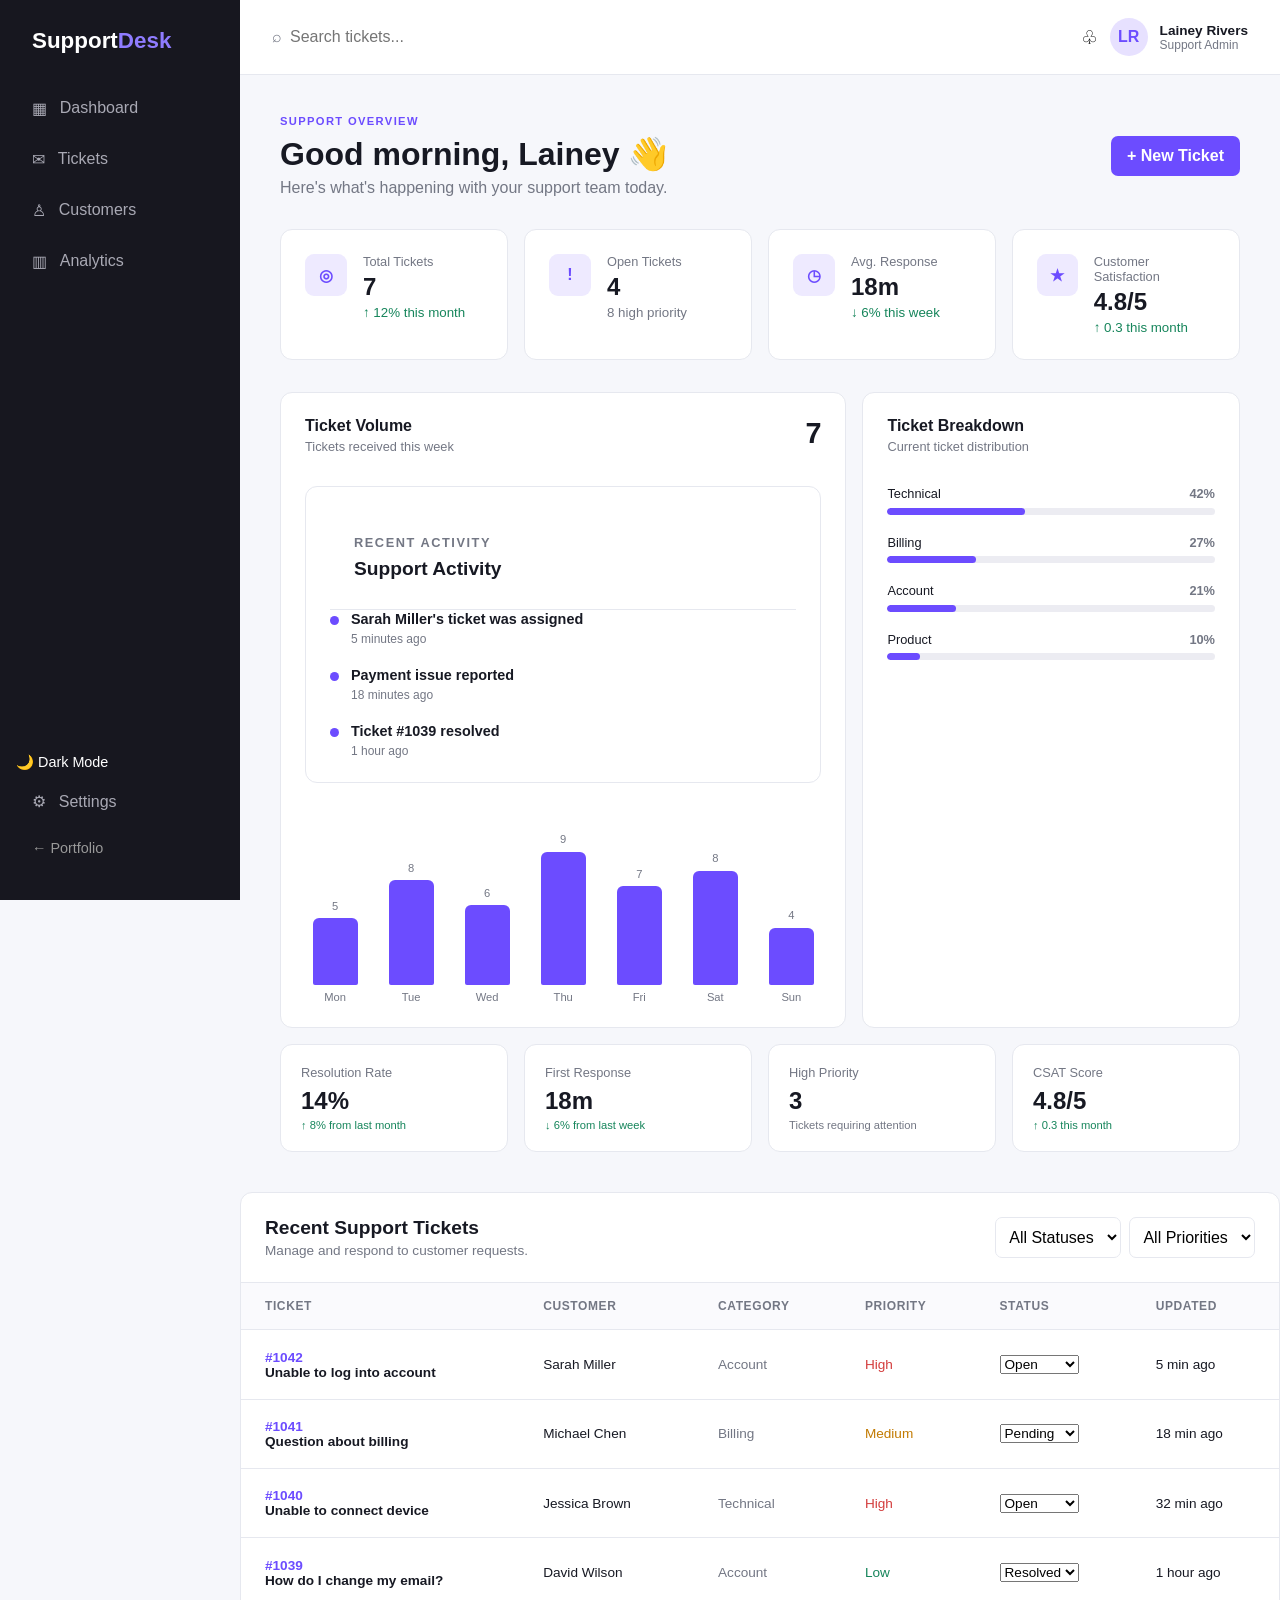
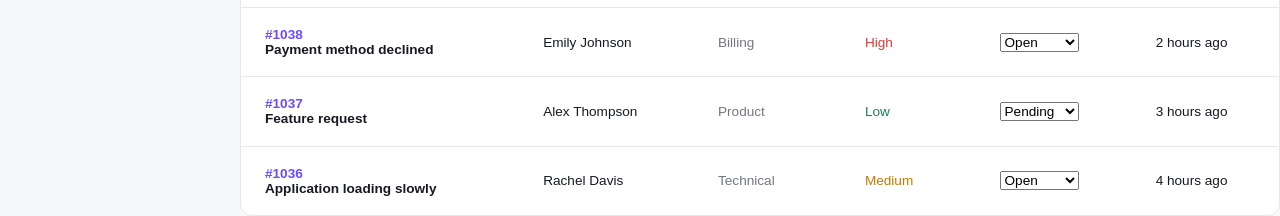
<file: additional-projects/support-dashboard/support.html>
<!DOCTYPE html>
<html lang="en">

<head>

    <meta charset="UTF-8">

    <meta
        name="viewport"
        content="width=device-width, initial-scale=1.0"
    >

    <title>SupportDesk | Customer Support Dashboard</title>

    <meta
        name="description"
        content="Customer support dashboard built with HTML, CSS, and JavaScript by Lainey Rivers."
    >

    <link rel="stylesheet" href="support.css">

</head>


<body>

<div 
    class="loading-screen"
    id="loading-screen">

    <div class="loading-spinner"></div>

    <p>
        Loading SupportDesk ...
    </p>
</div>

    <!-- SIDEBAR -->

    <aside class="sidebar">

        <div class="logo">
            Support<span>Desk</span>
        </div>


        <nav class="sidebar-nav">

            <a href="#" class="nav-item active">
                <span>▦</span>
                Dashboard
            </a>

            <a href="#" class="nav-item">
                <span>✉</span>
                Tickets
            </a>

            <a href="#" class="nav-item">
                <span>♙</span>
                Customers
            </a>

            <a href="#" class="nav-item">
                <span>▥</span>
                Analytics
            </a>

        </nav>


        <div class="sidebar-bottom">

            <button
                class="theme-button"
                 id="theme-toggle"
                aria-label="Toggle dark mode">
                 🌙 Dark Mode
            </button>

            <a href="#" class="nav-item">
                <span>⚙</span>
                Settings
            </a>

            <a href="../../index.html" class="back-link">
                ← Portfolio
            </a>

        </div>

    </aside>


    <!-- MAIN CONTENT -->

    <main class="main-content">


        <!-- TOP BAR -->

        <header class="topbar">

            <button
                id="mobile-menu"
                class="mobile-menu"
                aria-label="Open navigation">
                ☰
            </button>


            <div class="search-container">

                <span>⌕</span>

                <input
                    type="search"
                    id="search-input"
                    placeholder="Search tickets..."
                    aria-label="Search tickets"
                >

            </div>


            <div class="user-area">

                <button
                    class="notification-button"
                    aria-label="Notifications">
                    ♧
                </button>

                <div class="avatar">
                    LR
                </div>

                <div class="user-info">

                    <strong>Lainey Rivers</strong>

                    <span>Support Admin</span>

                </div>

            </div>

        </header>


        <!-- DASHBOARD -->

        <section class="dashboard">


            <!-- PAGE HEADER -->

            <div class="page-header">

                <div>

                    <p class="eyebrow">
                        SUPPORT OVERVIEW
                    </p>

                    <h1>
                        Good morning, Lainey 👋
                    </h1>

                    <p>
                        Here's what's happening with your support team today.
                    </p>

                </div>


                <button
                    class="primary-button"
                    id="new-ticket-button">
                    + New Ticket
                </button>

            </div>


            <!-- STATISTICS -->

            <div class="stats-grid">


                <article class="stat-card">

                    <div class="stat-icon">
                        ◎
                    </div>

                    <div>

                        <span class="stat-label">
                            Total Tickets
                        </span>

                        <strong id="total-tickets">
                            128
                        </strong>

                        <small class="positive">
                            ↑ 12% this month
                        </small>

                    </div>

                </article>


                <article class="stat-card">

                    <div class="stat-icon">
                        !
                    </div>

                    <div>

                        <span class="stat-label">
                            Open Tickets
                        </span>

                        <strong id="open-tickets">
                            34
                        </strong>

                        <small>
                            8 high priority
                        </small>

                    </div>

                </article>


                <article class="stat-card">

                    <div class="stat-icon">
                        ◷
                    </div>

                    <div>

                        <span class="stat-label">
                            Avg. Response
                        </span>

                        <strong>
                            18m
                        </strong>

                        <small class="positive">
                            ↓ 6% this week
                        </small>

                    </div>

                </article>


                <article class="stat-card">

                    <div class="stat-icon">
                        ★
                    </div>

                    <div>

                        <span class="stat-label">
                            Customer Satisfaction
                        </span>

                        <strong>
                            4.8/5
                        </strong>

                        <small class="positive">
                            ↑ 0.3 this month
                        </small>

                    </div>

                </article>

            </div>


            <!-- TICKETS SECTION -->

            <div class ="analytics-grid">

                <!--TICKET VOLUME-->

                <article class="analytics-card">

                    <div class="analytics-card-header">

                        <div>

                            <h3>
                                Ticket Volume
                            </h3>

                            <p>
                                Tickets received this week
                            </p>
                        </div>

                        <span
                            class="analytics-value"
                            id="weekly-ticket-count">
                            47
                        </span>
                    </div>

                    <section class="activity-card">

    <div class="section-header">

        <div>

            <p class="eyebrow">
                RECENT ACTIVITY
            </p>

            <h2>
                Support Activity
            </h2>

        </div>

    </div>


    <div
        class="activity-list"
        id="activity-list">

        <div class="activity-item">

            <div class="activity-dot"></div>

            <div>

                <strong>
                    Sarah Miller's ticket
                    was assigned
                </strong>

                <p>
                    5 minutes ago
                </p>

            </div>

        </div>


        <div class="activity-item">

            <div class="activity-dot"></div>

            <div>

                <strong>
                    Payment issue reported
                </strong>

                <p>
                    18 minutes ago
                </p>

            </div>

        </div>


        <div class="activity-item">

            <div class="activity-dot"></div>

            <div>

                <strong>
                    Ticket #1039 resolved
                </strong>

                <p>
                    1 hour ago
                </p>

            </div>

        </div>

    </div>

</section>

                    <div class="bar-chart">

                        <div class="bar-column">

        <span class="bar-value">
            5
        </span>

        <div
            class="bar"
            style="height: 35%;">
        </div>

        <span class="bar-label">
            Mon
        </span>

    </div>


    <div class="bar-column">

        <span class="bar-value">
            8
        </span>

        <div
            class="bar"
            style="height: 55%;">
        </div>

        <span class="bar-label">
            Tue
        </span>

    </div>


    <div class="bar-column">

        <span class="bar-value">
            6
        </span>

        <div
            class="bar"
            style="height: 42%;">
        </div>

        <span class="bar-label">
            Wed
        </span>

    </div>


    <div class="bar-column">

        <span class="bar-value">
            9
        </span>

        <div
            class="bar"
            style="height: 70%;">
        </div>

        <span class="bar-label">
            Thu
        </span>

    </div>


    <div class="bar-column">

        <span class="bar-value">
            7
        </span>

        <div
            class="bar"
            style="height: 52%;">
        </div>

        <span class="bar-label">
            Fri
        </span>

    </div>


    <div class="bar-column">

        <span class="bar-value">
            8
        </span>

        <div
            class="bar"
            style="height: 60%;">
        </div>

        <span class="bar-label">
            Sat
        </span>

    </div>


    <div class="bar-column">

        <span class="bar-value">
            4
        </span>

        <div
            class="bar"
            style="height: 30%;">
        </div>

        <span class="bar-label">
            Sun
        </span>

    </div>

</div>
                    
        </article>

        <!--TICKET BREAKDOWN-->

        <article class="analytics-card">

            <div class="analytics-card-header">

                <div>

                    <h3>
                        Ticket Breakdown
                    </h3>

                    <p>
                        Current ticket distribution
                    </p>
                </div>
            </div>

            <div class="breakdown-list">

                <div class="breakdown-item">

                    <div class="breakdown-label">

                        <span>
                            Technical
                        </span>

                        <strong>
                            42%
                        </strong>
                    </div>

                    <div class="progress">

                        <div
                            class="progress-fill"
                            style="width: 42%;">
                        </div>
                    </div>
                </div>

                <div class="breakdown-item">
            <div class="breakdown-label">

                        <span>
                            Billing
                        </span>

                        <strong>
                            27%
                        </strong>

                    </div>

                    <div class="progress">

                        <div
                            class="progress-fill"
                            style="width: 27%;">
                        </div>

                    </div>

                </div>


                <div class="breakdown-item">

                    <div class="breakdown-label">

                        <span>
                            Account
                        </span>

                        <strong>
                            21%
                        </strong>

                    </div>

                    <div class="progress">

                        <div
                            class="progress-fill"
                            style="width: 21%;">
                        </div>

                    </div>

                </div>


                <div class="breakdown-item">

                    <div class="breakdown-label">

                        <span>
                            Product
                        </span>

                        <strong>
                            10%
                        </strong>

                    </div>

                    <div class="progress">

                        <div
                            class="progress-fill"
                            style="width: 10%;">
                        </div>

                    </div>

                </div>

            </div>

        </article>

    </div>


    <!-- PERFORMANCE -->

    <div class="performance-grid">


        <article class="performance-card">

            <span>
                Resolution Rate
            </span>

            <strong id="resolution-rate">
                0%
            </strong>

            <small class="positive">
                ↑ 8% from last month
            </small>

        </article>


        <article class="performance-card">

            <span>
                First Response
            </span>

            <strong>
                18m
            </strong>

            <small class="positive">
                ↓ 6% from last week
            </small>

        </article>


        <article class="performance-card">

            <span>
                High Priority
            </span>

            <strong id="high-priority-count">
                0
            </strong>

            <small>
                Tickets requiring attention
            </small>

        </article>


        <article class="performance-card">

            <span>
                CSAT Score
            </span>

            <strong>
                4.8/5
            </strong>

            <small class="positive">
                ↑ 0.3 this month
            </small>

        </article>


    </div>

</section>

            <section class="tickets-section">


                <div class="section-header">

                    <div>

                        <h2>
                            Recent Support Tickets
                        </h2>

                        <p>
                            Manage and respond to customer requests.
                        </p>

                    </div>


                    <div class="filters">

                        <select id="status-filter">

                            <option value="all">
                                All Statuses
                            </option>

                            <option value="open">
                                Open
                            </option>

                            <option value="pending">
                                Pending
                            </option>

                            <option value="resolved">
                                Resolved
                            </option>

                        </select>


                        <select id="priority-filter">

                            <option value="all">
                                All Priorities
                            </option>

                            <option value="high">
                                High
                            </option>

                            <option value="medium">
                                Medium
                            </option>

                            <option value="low">
                                Low
                            </option>

                        </select>

                    </div>

                </div>


                <!-- TICKET TABLE -->

                <div class="ticket-table-container">

                    <table class="ticket-table">

                        <thead>

                            <tr>

                                <th>
                                    Ticket
                                </th>

                                <th>
                                    Customer
                                </th>

                                <th>
                                    Category
                                </th>

                                <th>
                                    Priority
                                </th>

                                <th>
                                    Status
                                </th>

                                <th>
                                    Updated
                                </th>

                            </tr>

                        </thead>


                        <tbody id="ticket-list">

                            <!-- JavaScript will add tickets here -->

                        </tbody>

                    </table>

                </div>


            </section>

        </section>

    </main>


    <!-- TICKET MODAL -->

    <div
        class="modal-overlay"
        id="ticket-modal"
        aria-hidden="true">
        <div class="modal">

            <button
                class="modal-close"
                id="modal-close"
                aria-label="Close ticket">
                ×
            </button>

            <p class="eyebrow">
                TICKET DETAILS
            </p>

            <h2 id="modal-title">
                Ticket Title
            </h2>

            <div class="ticket-edit-grid">

                <!--CUSTOMER-->

                <div class="form-group">

                    <label>
                        Customer
                    </label>

                    <input
                        input="text"
                        id="edit-customer"
                    >
                </div>

                <!--EMAIL-->

                <div class="form-group">

                    <label>
                        Email
                    </label>

                    <input
                    type="email"
                    id="edit-email"
                    >

                </div>

                <div class="form-group">

                <label>
                    Category
                </label>

                <select id="edit-category">

                    <option value="Account">
                        Account
                    </option>

                    <option value="Billing">
                        Billing
                    </option>

                    <option value="Technical">
                        Technical
                    </option>

                    <option value="Product">
                        Product
                    </option>

                </select>

            </div>


            <!-- PRIORITY -->

            <div class="form-group">

                <label>
                    Priority
                </label>

                <select id="edit-priority">

                    <option value="low">
                        Low
                    </option>

                    <option value="medium">
                        Medium
                    </option>

                    <option value="high">
                        High
                    </option>

                </select>

            </div>


            <!-- STATUS -->

            <div class="form-group">

                <label>
                    Status
                </label>

                <select id="edit-status">

                    <option value="open">
                        Open
                    </option>

                    <option value="pending">
                        Pending
                    </option>

                    <option value="resolved">
                        Resolved
                    </option>

                </select>

            </div>


            <!-- ASSIGNED AGENT -->

            <div class="form-group">

                <label>
                    Assigned Agent
                </label>

                <select id="edit-agent">

                    <option value="Lainey Rivers">
                        Lainey Rivers
                    </option>

                    <option value="Jordan Lee">
                        Jordan Lee
                    </option>

                    <option value="Taylor Morgan">
                        Taylor Morgan
                    </option>

                    <option value="Alex Carter">
                        Alex Carter
                    </option>

                </select>

            </div>


        </div>


        <!-- DESCRIPTION -->

        <div class="form-group">

            <label>
                Customer Issue
            </label>

            <textarea
                id="edit-description"
                rows="4">
            </textarea>

        </div>


        <!-- INTERNAL NOTES -->

        <div class="form-group">

            <label>
                Internal Support Notes
            </label>

            <textarea
                id="edit-notes"
                rows="4"
                placeholder="Add notes for the support team...">
            </textarea>

        </div>


        <div class="modal-actions">

            <button
                class="danger-button"
                id="delete-ticket">
                Delete Ticket
            </button>

            <div class="modal-actions-right">

                <button
                    class="secondary-button"
                    id="cancel-edit">
                    Cancel
                </button>

                <button
                    class="primary-button"
                    id="save-ticket">
                    Save Changes
                </button>

            </div>

        </div>

    </div>

</div>


<!-- NEW TICKET MODAL -->

<div
    class="modal-overlay"
    id="new-ticket-modal"
    aria-hidden="true">

    <div class="modal">

        <button
            class="modal-close"
            id="new-ticket-close"
            aria-label="Close new ticket form">
            ×
        </button>


        <p class="eyebrow">
            CREATE TICKET
        </p>

        <h2>
            Create a New Support Ticket
        </h2>


        <form id="new-ticket-form">


            <!-- CUSTOMER -->

            <div class="form-group">

                <label for="new-customer">
                    Customer Name
                </label>

                <input
                    type="text"
                    id="new-customer"
                    placeholder="e.g. Jamie Smith"
                    required
                >

            </div>


            <!-- EMAIL -->

            <div class="form-group">

                <label for="new-email">
                    Customer Email
                </label>

                <input
                    type="email"
                    id="new-email"
                    placeholder="customer@example.com"
                    required
                >

            </div>


            <!-- TITLE -->

            <div class="form-group">

                <label for="new-title">
                    Issue
                </label>

                <input
                    type="text"
                    id="new-title"
                    placeholder="Briefly describe the issue"
                    required
                >

            </div>


            <!-- CATEGORY -->

            <div class="form-group">

                <label for="new-category">
                    Category
                </label>

                <select
                    id="new-category"
                    required>

                    <option value="Account">
                        Account
                    </option>

                    <option value="Billing">
                        Billing
                    </option>

                    <option value="Technical">
                        Technical
                    </option>

                    <option value="Product">
                        Product
                    </option>

                </select>

            </div>


            <!-- PRIORITY -->

            <div class="form-group">

                <label for="new-priority">
                    Priority
                </label>

                <select
                    id="new-priority"
                    required>

                    <option value="low">
                        Low
                    </option>

                    <option value="medium">
                        Medium
                    </option>

                    <option value="high">
                        High
                    </option>

                </select>

            </div>


            <!-- DESCRIPTION -->

            <div class="form-group">

                <label for="new-description">
                    Description
                </label>

                <textarea
                    id="new-description"
                    rows="5"
                    placeholder="Describe the customer's issue..."
                    required>
                </textarea>

            </div>


            <!-- ASSIGNMENT -->

            <div class="form-group">

                <label for="new-agent">
                    Assign To
                </label>

                <select id="new-agent">

                    <option value="Lainey Rivers">
                        Lainey Rivers
                    </option>

                    <option value="Jordan Lee">
                        Jordan Lee
                    </option>

                    <option value="Taylor Morgan">
                        Taylor Morgan
                    </option>

                    <option value="Alex Carter">
                        Alex Carter
                    </option>

                </select>

            </div>


            <div class="modal-actions">

                <button
                    type="button"
                    class="secondary-button"
                    id="new-ticket-cancel">
                    Cancel
                </button>

                <button
                    type="submit"
                    class="primary-button">
                    Create Ticket
                </button>
            </div>

        </form>

     </div>
</div>

 <!-- TOAST NOTIFICATION -->

<div
    class="toast"
    id="toast"
    role="status"
    aria-live="polite">

    <span id="toast-message">
        Success
    </span>

</div>

    <script src="support.js"></script>

</body>
</html>
</file>
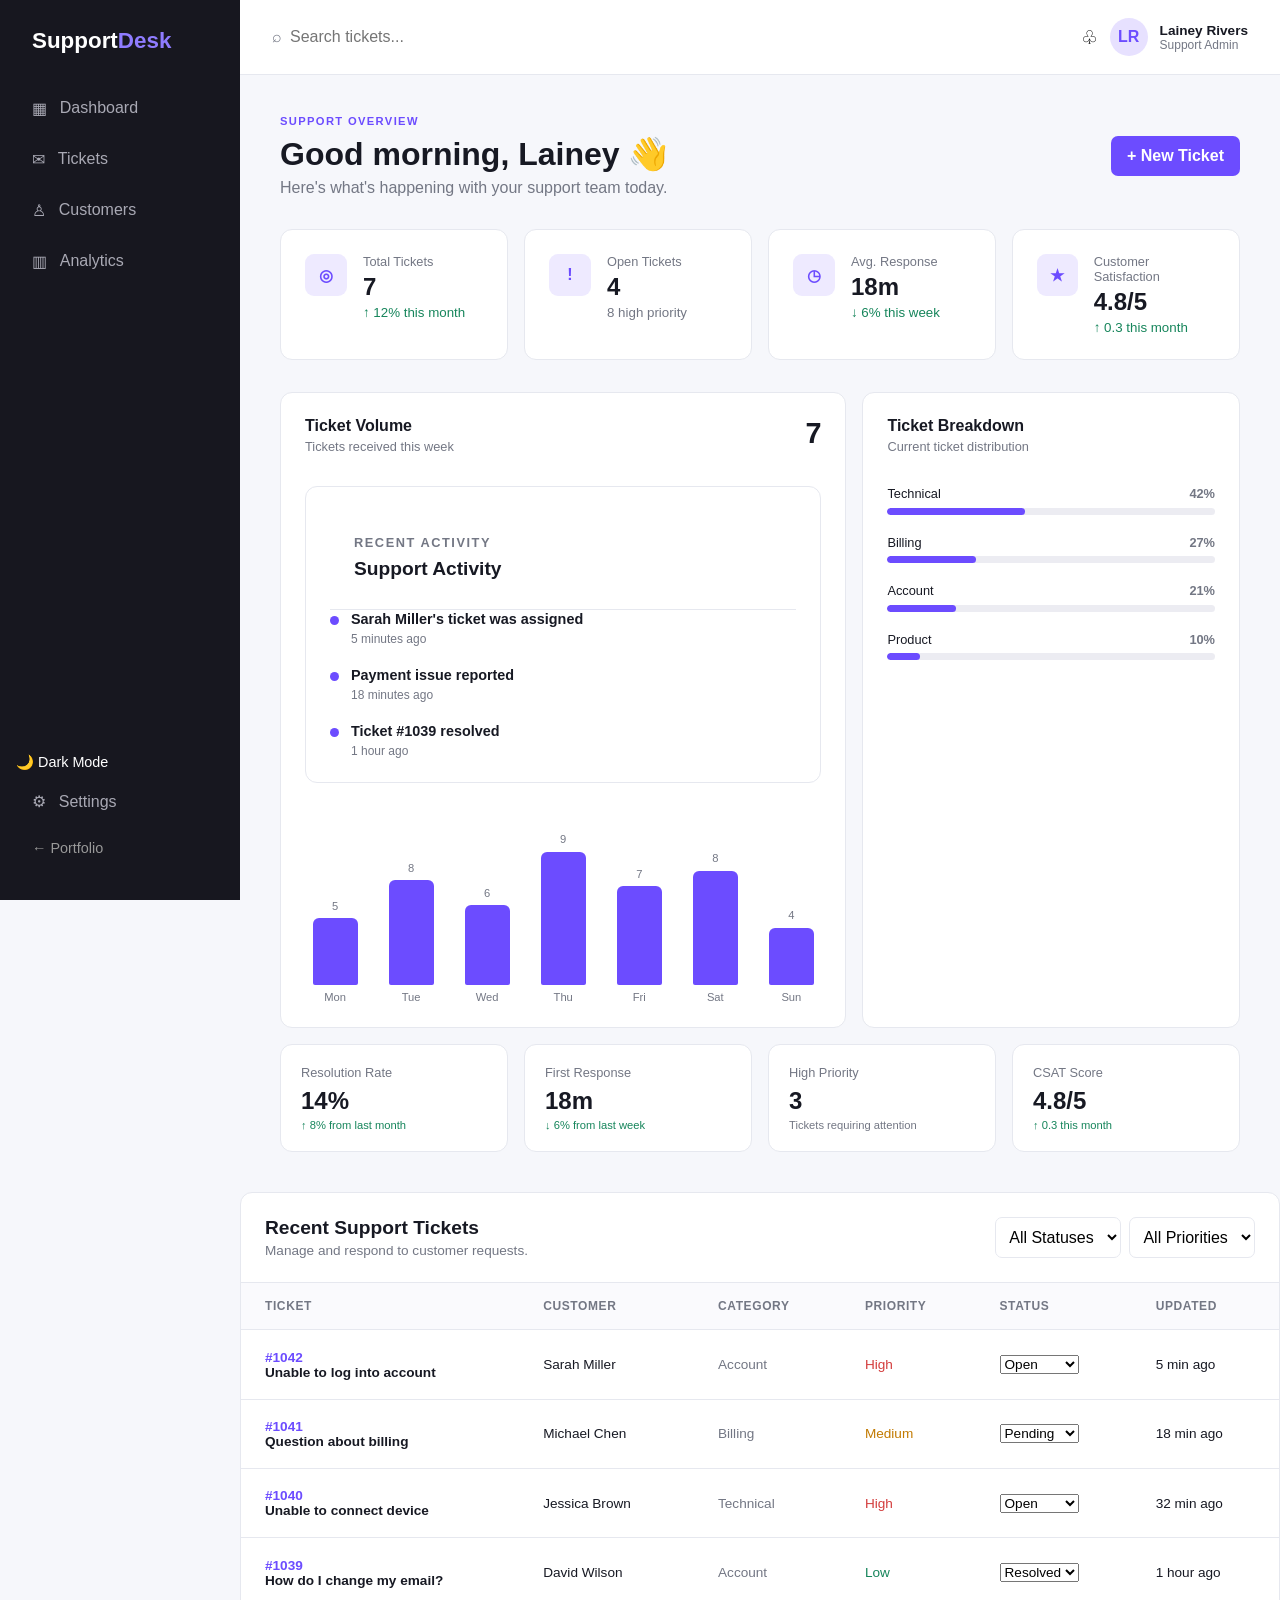
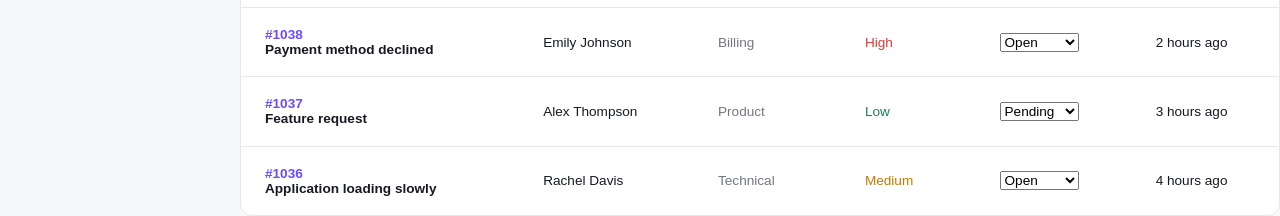
<file: Additional-projects/supportdesk/support.html>
<!DOCTYPE html>
<html lang="en">

<head>

    <meta charset="UTF-8">

    <meta
        name="viewport"
        content="width=device-width, initial-scale=1.0"
    >

    <title>SupportDesk | Customer Support Dashboard</title>

    <meta
        name="description"
        content="Customer support dashboard built with HTML, CSS, and JavaScript by Lainey Rivers."
    >

    <link rel="stylesheet" href="support.css">

</head>


<body>

<div 
    class="loading-screen"
    id="loading-screen">

    <div class="loading-spinner"></div>

    <p>
        Loading SupportDesk ...
    </p>
</div>

    <!-- SIDEBAR -->

    <aside class="sidebar">

        <div class="logo">
            Support<span>Desk</span>
        </div>


        <nav class="sidebar-nav">

            <a href="#" class="nav-item active">
                <span>▦</span>
                Dashboard
            </a>

            <a href="#" class="nav-item">
                <span>✉</span>
                Tickets
            </a>

            <a href="#" class="nav-item">
                <span>♙</span>
                Customers
            </a>

            <a href="#" class="nav-item">
                <span>▥</span>
                Analytics
            </a>

        </nav>


        <div class="sidebar-bottom">

            <button
                class="theme-button"
                 id="theme-toggle"
                aria-label="Toggle dark mode">
                 🌙 Dark Mode
            </button>

            <a href="#" class="nav-item">
                <span>⚙</span>
                Settings
            </a>

            <a href="../../index.html" class="back-link">
                ← Portfolio
            </a>

        </div>

    </aside>


    <!-- MAIN CONTENT -->

    <main class="main-content">


        <!-- TOP BAR -->

        <header class="topbar">

            <button
                id="mobile-menu"
                class="mobile-menu"
                aria-label="Open navigation">
                ☰
            </button>


            <div class="search-container">

                <span>⌕</span>

                <input
                    type="search"
                    id="search-input"
                    placeholder="Search tickets..."
                    aria-label="Search tickets"
                >

            </div>


            <div class="user-area">

                <button
                    class="notification-button"
                    aria-label="Notifications">
                    ♧
                </button>

                <div class="avatar">
                    LR
                </div>

                <div class="user-info">

                    <strong>Lainey Rivers</strong>

                    <span>Support Admin</span>

                </div>

            </div>

        </header>


        <!-- DASHBOARD -->

        <section class="dashboard">


            <!-- PAGE HEADER -->

            <div class="page-header">

                <div>

                    <p class="eyebrow">
                        SUPPORT OVERVIEW
                    </p>

                    <h1>
                        Good morning, Lainey 👋
                    </h1>

                    <p>
                        Here's what's happening with your support team today.
                    </p>

                </div>


                <button
                    class="primary-button"
                    id="new-ticket-button">
                    + New Ticket
                </button>

            </div>


            <!-- STATISTICS -->

            <div class="stats-grid">


                <article class="stat-card">

                    <div class="stat-icon">
                        ◎
                    </div>

                    <div>

                        <span class="stat-label">
                            Total Tickets
                        </span>

                        <strong id="total-tickets">
                            128
                        </strong>

                        <small class="positive">
                            ↑ 12% this month
                        </small>

                    </div>

                </article>


                <article class="stat-card">

                    <div class="stat-icon">
                        !
                    </div>

                    <div>

                        <span class="stat-label">
                            Open Tickets
                        </span>

                        <strong id="open-tickets">
                            34
                        </strong>

                        <small>
                            8 high priority
                        </small>

                    </div>

                </article>


                <article class="stat-card">

                    <div class="stat-icon">
                        ◷
                    </div>

                    <div>

                        <span class="stat-label">
                            Avg. Response
                        </span>

                        <strong>
                            18m
                        </strong>

                        <small class="positive">
                            ↓ 6% this week
                        </small>

                    </div>

                </article>


                <article class="stat-card">

                    <div class="stat-icon">
                        ★
                    </div>

                    <div>

                        <span class="stat-label">
                            Customer Satisfaction
                        </span>

                        <strong>
                            4.8/5
                        </strong>

                        <small class="positive">
                            ↑ 0.3 this month
                        </small>

                    </div>

                </article>

            </div>


            <!-- TICKETS SECTION -->

            <div class ="analytics-grid">

                <!--TICKET VOLUME-->

                <article class="analytics-card">

                    <div class="analytics-card-header">

                        <div>

                            <h3>
                                Ticket Volume
                            </h3>

                            <p>
                                Tickets received this week
                            </p>
                        </div>

                        <span
                            class="analytics-value"
                            id="weekly-ticket-count">
                            47
                        </span>
                    </div>

                    <section class="activity-card">

    <div class="section-header">

        <div>

            <p class="eyebrow">
                RECENT ACTIVITY
            </p>

            <h2>
                Support Activity
            </h2>

        </div>

    </div>


    <div
        class="activity-list"
        id="activity-list">

        <div class="activity-item">

            <div class="activity-dot"></div>

            <div>

                <strong>
                    Sarah Miller's ticket
                    was assigned
                </strong>

                <p>
                    5 minutes ago
                </p>

            </div>

        </div>


        <div class="activity-item">

            <div class="activity-dot"></div>

            <div>

                <strong>
                    Payment issue reported
                </strong>

                <p>
                    18 minutes ago
                </p>

            </div>

        </div>


        <div class="activity-item">

            <div class="activity-dot"></div>

            <div>

                <strong>
                    Ticket #1039 resolved
                </strong>

                <p>
                    1 hour ago
                </p>

            </div>

        </div>

    </div>

</section>

                    <div class="bar-chart">

                        <div class="bar-column">

        <span class="bar-value">
            5
        </span>

        <div
            class="bar"
            style="height: 35%;">
        </div>

        <span class="bar-label">
            Mon
        </span>

    </div>


    <div class="bar-column">

        <span class="bar-value">
            8
        </span>

        <div
            class="bar"
            style="height: 55%;">
        </div>

        <span class="bar-label">
            Tue
        </span>

    </div>


    <div class="bar-column">

        <span class="bar-value">
            6
        </span>

        <div
            class="bar"
            style="height: 42%;">
        </div>

        <span class="bar-label">
            Wed
        </span>

    </div>


    <div class="bar-column">

        <span class="bar-value">
            9
        </span>

        <div
            class="bar"
            style="height: 70%;">
        </div>

        <span class="bar-label">
            Thu
        </span>

    </div>


    <div class="bar-column">

        <span class="bar-value">
            7
        </span>

        <div
            class="bar"
            style="height: 52%;">
        </div>

        <span class="bar-label">
            Fri
        </span>

    </div>


    <div class="bar-column">

        <span class="bar-value">
            8
        </span>

        <div
            class="bar"
            style="height: 60%;">
        </div>

        <span class="bar-label">
            Sat
        </span>

    </div>


    <div class="bar-column">

        <span class="bar-value">
            4
        </span>

        <div
            class="bar"
            style="height: 30%;">
        </div>

        <span class="bar-label">
            Sun
        </span>

    </div>

</div>
                    
        </article>

        <!--TICKET BREAKDOWN-->

        <article class="analytics-card">

            <div class="analytics-card-header">

                <div>

                    <h3>
                        Ticket Breakdown
                    </h3>

                    <p>
                        Current ticket distribution
                    </p>
                </div>
            </div>

            <div class="breakdown-list">

                <div class="breakdown-item">

                    <div class="breakdown-label">

                        <span>
                            Technical
                        </span>

                        <strong>
                            42%
                        </strong>
                    </div>

                    <div class="progress">

                        <div
                            class="progress-fill"
                            style="width: 42%;">
                        </div>
                    </div>
                </div>

                <div class="breakdown-item">
            <div class="breakdown-label">

                        <span>
                            Billing
                        </span>

                        <strong>
                            27%
                        </strong>

                    </div>

                    <div class="progress">

                        <div
                            class="progress-fill"
                            style="width: 27%;">
                        </div>

                    </div>

                </div>


                <div class="breakdown-item">

                    <div class="breakdown-label">

                        <span>
                            Account
                        </span>

                        <strong>
                            21%
                        </strong>

                    </div>

                    <div class="progress">

                        <div
                            class="progress-fill"
                            style="width: 21%;">
                        </div>

                    </div>

                </div>


                <div class="breakdown-item">

                    <div class="breakdown-label">

                        <span>
                            Product
                        </span>

                        <strong>
                            10%
                        </strong>

                    </div>

                    <div class="progress">

                        <div
                            class="progress-fill"
                            style="width: 10%;">
                        </div>

                    </div>

                </div>

            </div>

        </article>

    </div>


    <!-- PERFORMANCE -->

    <div class="performance-grid">


        <article class="performance-card">

            <span>
                Resolution Rate
            </span>

            <strong id="resolution-rate">
                0%
            </strong>

            <small class="positive">
                ↑ 8% from last month
            </small>

        </article>


        <article class="performance-card">

            <span>
                First Response
            </span>

            <strong>
                18m
            </strong>

            <small class="positive">
                ↓ 6% from last week
            </small>

        </article>


        <article class="performance-card">

            <span>
                High Priority
            </span>

            <strong id="high-priority-count">
                0
            </strong>

            <small>
                Tickets requiring attention
            </small>

        </article>


        <article class="performance-card">

            <span>
                CSAT Score
            </span>

            <strong>
                4.8/5
            </strong>

            <small class="positive">
                ↑ 0.3 this month
            </small>

        </article>


    </div>

</section>

            <section class="tickets-section">


                <div class="section-header">

                    <div>

                        <h2>
                            Recent Support Tickets
                        </h2>

                        <p>
                            Manage and respond to customer requests.
                        </p>

                    </div>


                    <div class="filters">

                        <select id="status-filter">

                            <option value="all">
                                All Statuses
                            </option>

                            <option value="open">
                                Open
                            </option>

                            <option value="pending">
                                Pending
                            </option>

                            <option value="resolved">
                                Resolved
                            </option>

                        </select>


                        <select id="priority-filter">

                            <option value="all">
                                All Priorities
                            </option>

                            <option value="high">
                                High
                            </option>

                            <option value="medium">
                                Medium
                            </option>

                            <option value="low">
                                Low
                            </option>

                        </select>

                    </div>

                </div>


                <!-- TICKET TABLE -->

                <div class="ticket-table-container">

                    <table class="ticket-table">

                        <thead>

                            <tr>

                                <th>
                                    Ticket
                                </th>

                                <th>
                                    Customer
                                </th>

                                <th>
                                    Category
                                </th>

                                <th>
                                    Priority
                                </th>

                                <th>
                                    Status
                                </th>

                                <th>
                                    Updated
                                </th>

                            </tr>

                        </thead>


                        <tbody id="ticket-list">

                            <!-- JavaScript will add tickets here -->

                        </tbody>

                    </table>

                </div>


            </section>

        </section>

    </main>


    <!-- TICKET MODAL -->

    <div
        class="modal-overlay"
        id="ticket-modal"
        aria-hidden="true">
        <div class="modal">

            <button
                class="modal-close"
                id="modal-close"
                aria-label="Close ticket">
                ×
            </button>

            <p class="eyebrow">
                TICKET DETAILS
            </p>

            <h2 id="modal-title">
                Ticket Title
            </h2>

            <div class="ticket-edit-grid">

                <!--CUSTOMER-->

                <div class="form-group">

                    <label>
                        Customer
                    </label>

                    <input
                        input="text"
                        id="edit-customer"
                    >
                </div>

                <!--EMAIL-->

                <div class="form-group">

                    <label>
                        Email
                    </label>

                    <input
                    type="email"
                    id="edit-email"
                    >

                </div>

                <div class="form-group">

                <label>
                    Category
                </label>

                <select id="edit-category">

                    <option value="Account">
                        Account
                    </option>

                    <option value="Billing">
                        Billing
                    </option>

                    <option value="Technical">
                        Technical
                    </option>

                    <option value="Product">
                        Product
                    </option>

                </select>

            </div>


            <!-- PRIORITY -->

            <div class="form-group">

                <label>
                    Priority
                </label>

                <select id="edit-priority">

                    <option value="low">
                        Low
                    </option>

                    <option value="medium">
                        Medium
                    </option>

                    <option value="high">
                        High
                    </option>

                </select>

            </div>


            <!-- STATUS -->

            <div class="form-group">

                <label>
                    Status
                </label>

                <select id="edit-status">

                    <option value="open">
                        Open
                    </option>

                    <option value="pending">
                        Pending
                    </option>

                    <option value="resolved">
                        Resolved
                    </option>

                </select>

            </div>


            <!-- ASSIGNED AGENT -->

            <div class="form-group">

                <label>
                    Assigned Agent
                </label>

                <select id="edit-agent">

                    <option value="Lainey Rivers">
                        Lainey Rivers
                    </option>

                    <option value="Jordan Lee">
                        Jordan Lee
                    </option>

                    <option value="Taylor Morgan">
                        Taylor Morgan
                    </option>

                    <option value="Alex Carter">
                        Alex Carter
                    </option>

                </select>

            </div>


        </div>


        <!-- DESCRIPTION -->

        <div class="form-group">

            <label>
                Customer Issue
            </label>

            <textarea
                id="edit-description"
                rows="4">
            </textarea>

        </div>


        <!-- INTERNAL NOTES -->

        <div class="form-group">

            <label>
                Internal Support Notes
            </label>

            <textarea
                id="edit-notes"
                rows="4"
                placeholder="Add notes for the support team...">
            </textarea>

        </div>
  <!-- CUSTOMER CONVERSATION -->

<section class="conversation-section">

    <div class="conversation-header">

        <div>

            <p class="eyebrow">
                CUSTOMER CONVERSATION
            </p>

            <h3>
                Messages
            </h3>

        </div>

        <span
            class="message-count"
            id="message-count">
            0 messages
        </span>

    </div>


    <div
        class="conversation"
        id="conversation">

        <!-- Messages inserted by JavaScript -->

    </div>


    <div class="reply-box">

        <textarea
            id="reply-input"
            rows="4"
            placeholder="Write a reply to the customer...">
        </textarea>


        <div class="reply-actions">

            <span class="reply-hint">
                Press Cmd + Enter to send
            </span>

            <button
                class="primary-button"
                id="send-reply">

                Send Reply

            </button>

        </div>

    </div>

</section>

<section class="activity-timeline">

    <p class="eyebrow">
        TICKET HISTORY
    </p>

    <div id="ticket-timeline">

        <!-- Timeline generated by JavaScript -->

    </div>

</section>

        <div class="modal-actions">

            <button
                class="danger-button"
                id="delete-ticket">
                Delete Ticket
            </button>

            <div class="modal-actions-right">

                <button
                    class="secondary-button"
                    id="cancel-edit">
                    Cancel
                </button>

                <button
                    class="primary-button"
                    id="save-ticket">
                    Save Changes
                </button>

            </div>

        </div>

    </div>

</div>


<!-- NEW TICKET MODAL -->

<div
    class="modal-overlay"
    id="new-ticket-modal"
    aria-hidden="true">

    <div class="modal">

        <button
            class="modal-close"
            id="new-ticket-close"
            aria-label="Close new ticket form">
            ×
        </button>


        <p class="eyebrow">
            CREATE TICKET
        </p>

        <h2>
            Create a New Support Ticket
        </h2>


        <form id="new-ticket-form">


            <!-- CUSTOMER -->

            <div class="form-group">

                <label for="new-customer">
                    Customer Name
                </label>

                <input
                    type="text"
                    id="new-customer"
                    placeholder="e.g. Jamie Smith"
                    required
                >

            </div>


            <!-- EMAIL -->

            <div class="form-group">

                <label for="new-email">
                    Customer Email
                </label>

                <input
                    type="email"
                    id="new-email"
                    placeholder="customer@example.com"
                    required
                >

            </div>


            <!-- TITLE -->

            <div class="form-group">

                <label for="new-title">
                    Issue
                </label>

                <input
                    type="text"
                    id="new-title"
                    placeholder="Briefly describe the issue"
                    required
                >

            </div>


            <!-- CATEGORY -->

            <div class="form-group">

                <label for="new-category">
                    Category
                </label>

                <select
                    id="new-category"
                    required>

                    <option value="Account">
                        Account
                    </option>

                    <option value="Billing">
                        Billing
                    </option>

                    <option value="Technical">
                        Technical
                    </option>

                    <option value="Product">
                        Product
                    </option>

                </select>

            </div>


            <!-- PRIORITY -->

            <div class="form-group">

                <label for="new-priority">
                    Priority
                </label>

                <select
                    id="new-priority"
                    required>

                    <option value="low">
                        Low
                    </option>

                    <option value="medium">
                        Medium
                    </option>

                    <option value="high">
                        High
                    </option>

                </select>

            </div>


            <!-- DESCRIPTION -->

            <div class="form-group">

                <label for="new-description">
                    Description
                </label>

                <textarea
                    id="new-description"
                    rows="5"
                    placeholder="Describe the customer's issue..."
                    required>
                </textarea>

            </div>


            <!-- ASSIGNMENT -->

            <div class="form-group">

                <label for="new-agent">
                    Assign To
                </label>

                <select id="new-agent">

                    <option value="Lainey Rivers">
                        Lainey Rivers
                    </option>

                    <option value="Jordan Lee">
                        Jordan Lee
                    </option>

                    <option value="Taylor Morgan">
                        Taylor Morgan
                    </option>

                    <option value="Alex Carter">
                        Alex Carter
                    </option>

                </select>

            </div>


            <div class="modal-actions">

                <button
                    type="button"
                    class="secondary-button"
                    id="new-ticket-cancel">
                    Cancel
                </button>

                <button
                    type="submit"
                    class="primary-button">
                    Create Ticket
                </button>
            </div>

        </form>

     </div>
</div>

 <!-- TOAST NOTIFICATION -->

<div
    class="toast"
    id="toast"
    role="status"
    aria-live="polite">

    <span id="toast-message">
        Success
    </span>

</div>

    <script src="support.js"></script>

</body>
</html>
</file>
<file: additional-projects/support-dashboard/support.css>
/* RESET */

* {
    margin: 0;
    padding: 0;
    box-sizing: border-box;
}

:root {
    --background: #f6f7fb;
    --surface: #ffffff;
    --border: #e6e8ef;

    --text: #171923;
    --muted: #737784;

    --primary: #6c4cff;
    --primary-dark: #5638df;

    --success: #16855b;
    --warning: #c27a00;
    --danger: #d33c3c;
}

body {
    font-family: 
        Inter,
        -apple-system,
        BlinkMacSystemFont,
        "Seqoe UI",
        sans-serif;

        background: var(--background);
        color: var(--text);

        min-height: 100vh;
}

button,
input,
select {
    font: inherit;
}

button {
    cursor: pointer;
}

a {
    text-decoration: none;
    color: inherit;
}

/* SIDEBAR */

.sidebar {
    position: fixed;

    top: 0;
    left: 0;

    width: 240px;
    height: 100vh;

    background: #17171f;
    color: white;

    padding: 1.75rem 1rem;

    display: flex;
    flex-direction: column;
}

.logo {
    font-size: 1.4rem;
    font-weight: 700;

    padding: 0 1rem 2rem;
}

.logo span {
    color: #8f7cff;
}

.sidebar-nav {
    display: flex;
    flex-direction: column;
    gap: 0.4rem;
}

.nav-item {
    display: flex;
    align-items: center;

    gap: 0.8rem;

    padding: 0.8rem 1rem;

    border-radius: 8px;

    color: #a9a9b4;

    transition: 0.2s ease;
}

.nav-item:hover {

    background: #252530;
    color: white;
}

.nav-item:active {
    background: #6c4cff;
    color: white;
}

.sidebar-bottom {
    margin-top: auto;
}

.back-link {
    display: block;
    padding: 1rem;
    color: #999;
    font-size: 0.9rem;
}

/* MAIN */

.main-content {
    margin-left: 240px;
    min-height: 100vh;
}

/* TOPBAR */

.topbar {
    height: 75px;
    background: var(--surface);
    border-bottom: 1px solid var(--border);
    padding: 0 2rem;
    display: flex;
    align-items: center;
    justify-content: space-between;
}

.search-container {
    display: flex;
    align-items: center;
    gap: 0.5rem;
    width: 350px;
    color: var(--muted);
}

.search-container input {
    width: 100%;
    border: none;
    outline: none;
    background: transparent;
}

.user-area {
    display: flex;
    align-items: center;
    gap: 0.75rem;
}

.notification-button {
    border: none;
    background: transparent;
    font-size: 1.2rem;
}

.avatar {
    width: 38px;
    height: 38px;
    border-radius: 50%;
    background: #e7e1ff;
    color: var(--primary);
    display: grid;
    place-items: center;
    font-weight: 700;
}

.user-info {
    display: flex;
    flex-direction: column;
}

.user-info strong {
    font-size: 0.85rem;

}

.user-info span {
    font-size: 0.75rem;
    color: var(--muted);
}

/* DASHBOARD */

.dashboard {
    max-width: 1500px;
    margin: auto;
    padding: 2.5rem;
}

.page-header {
    display: flex;
    align-items: center;
    justify-content: space-between;
    margin-bottom: 2rem;
}

.eyebrow {
    color: var(--primary);
    font-size: 0.7rem;
    font-weight: 700;
    letter-spacing: 0.12em;
    margin-bottom: 0.5rem;
}

.page-header h1 {
    font-size: 2rem;
    margin-bottom: 0.4rem;
}

.page-header p:last-child {
    color: var(--muted);
}

/* BUTTONS */

.primary-button,
.secondary-button {
    border: none;
    border-radius: 7px;
    padding: 0.7rem 1rem;
    font-weight: 600;
    transition: 0.2s ease;
}

.primary-button {
    background: var(--primary);
    color: white;
}

.primary-button:hover {
    background: var(--primary-dark);
    transform: translateY(-1px);
}

.secondary-button {
    background: #eeeef4;
    color: var(--text);
}

/* STATS */

.stats-grid {

    display: grid;

    grid-template-columns:
        repeat(4, 1fr);

    gap: 1rem;

    margin-bottom: 2rem;

}


.stat-card {

    background: var(--surface);

    border: 1px solid var(--border);

    border-radius: 12px;

    padding: 1.5rem;

    display: flex;

    gap: 1rem;

}
.stat-icon {

    width: 42px;
    height: 42px;

    border-radius: 9px;

    background: #eeeaff;

    color: var(--primary);

    display: grid;

    place-items: center;

    font-weight: 700;

}


.stat-card > div:last-child {

    display: flex;

    flex-direction: column;

}


.stat-label {
     color: var(--muted);

    font-size: 0.8rem;

    margin-bottom: 0.25rem;

}


.stat-card strong {

    font-size: 1.5rem;

}


.stat-card small {

    color: var(--muted);

    margin-top: 0.2rem; 
}

.positive {
    color: var(--success) !important;
}

/* TICKETS */

.tickets-section {
    background: var(--surface);
    border: 1px solid var(--border);
    border-radius: 12px;
    overflow: hidden;
}

.section-header {
    padding: 1.5rem;
    display: flex;
    align-items: center;
    justify-content: space-between;
    border-bottom: 1px solid var(--border);
}

.section-header h2 {
    font-size: 1.2rem;
    margin-bottom: 0.3rem;
}

.section-header p {
    color: var(--muted);
    font-size: 0.85rem;
}

.filters {
    display: flex;
    gap: 0.5rem;
}

.filters select {
    padding: 0.6rem;
    border: 1px solid var(--border);
    border-radius: 7px;
    background: white;
}

/* TABLE */

.ticket-table-container {

    overflow-x: auto;

}


.ticket-table {

    width: 100%;

    border-collapse: collapse;

}


.ticket-table th {

    text-align: left;

    padding: 1rem 1.5rem;

    color: var(--muted);

    font-size: 0.75rem;

    text-transform: uppercase;

    letter-spacing: 0.05em;

    background: #fafafd;

}


.ticket-table td {
    padding: 1.2rem 1.5rem;

    border-top: 1px solid var(--border);

    font-size: 0.85rem;

}


.ticket-row {

    cursor: pointer;

    transition: background 0.2s ease;

}


.ticket-row:hover {

    background: #faf9ff;

}


.ticket-id {

    color: var(--primary);

    font-weight: 700;

}

.ticket-title {

    font-weight: 600;

}


.customer-name {

    font-weight: 500;

}


.category {

    color: var(--muted);

}

/* STATUS & PRIORITY */

.badge {
    display: inline-flex;
    padding: 0.35rem 0.6rem;
    border-radius: 20px;
    font-size: 0.7rem;
    font-weight: 700;
}

.status-open {
    background: #e6f6ef;
    color: var(--success);
}

.status-pending {
    background: #fff3db;
    color: var(--warning);
}

.status-resolved {
    background: #eeeef2;
    color: #666;
}

.priority-high {

    color: var(--danger);

}


.priority-medium {

    color: var(--warning);

}


.priority-low {

    color: var(--success);

}

/* MODAL */

.modal-overlay {
    position: fixed;
    inset: 0;
    background: rgba(0, 0, 0, 0.45);
    display: none;
    align-items: center;
    justify-content: center;
    padding: 1rem;
    z-index: 1000;
}

.modal-overlay.active {

    display: flex;

}


.modal {

    background: white;

    width: min(600px, 100%);

    border-radius: 14px;

    padding: 2rem;

    position: relative;

    box-shadow:
        0 20px 60px rgba(0, 0, 0, 0.2);

}


.modal-close {

    position: absolute;

    top: 1rem;
    right: 1rem;

    border: none;

    background: transparent;
    font-size: 1.5rem;

}


.modal h2 {

    margin-bottom: 1rem;

}


.modal-meta {

    display: flex;

    flex-wrap: wrap;

    gap: 0.5rem;

    margin-bottom: 1.5rem;

}


.modal-meta span {

    padding: 0.4rem 0.7rem;

    background: #f0f0f5;

    border-radius: 6px;

    font-size: 0.8rem;
}


.modal-actions {

    display: flex;

    justify-content: flex-end;

    gap: 0.75rem;

    margin-top: 2rem;

}

/* MOBILE */

.mobile-menu {
    display: none;
    border: none;
    background: transparent;
    font-size: 1.3rem;
}

@media (max-width: 1000px) {

    .stats-grid {

        grid-template-columns:
            repeat(2, 1fr);

    }

}


@media (max-width: 800px) {

    .sidebar {

        transform: translateX(-100%);

        transition: transform 0.3s ease;

        z-index: 1001;

    }


    .sidebar.open {

        transform: translateX(0);

    }


    .main-content {

        margin-left: 0;
    }

    .mobile-menu {
        display: block;
    }

     .topbar {

        padding: 0 1rem;

    }


    .user-info {

        display: none;

    }


    .dashboard {

        padding: 1.25rem;

    }


    .page-header {

        align-items: flex-start;

        flex-direction: column;

        gap: 1rem;

    }
  .stats-grid {

        grid-template-columns: 1fr;

    }


    .section-header {

        flex-direction: column;

        align-items: flex-start;

        gap: 1rem;

    }


    .filters {

        width: 100%;

    }


    .filters select {

        flex: 1;

    }

}

/* ANALYTICS */
.analytics-section {
    margin-bottom: 2rem;
}


.analytics-grid {
    display: grid;

    grid-template-columns:
        1.5fr 1fr;

    gap: 1rem;

    margin-bottom: 1rem;
}


.analytics-card {
    background: var(--surface);

    border: 1px solid var(--border);

    border-radius: 12px;

    padding: 1.5rem;
}


.analytics-card-header {
    display: flex;

    align-items: flex-start;

    justify-content: space-between;

    margin-bottom: 2rem;
}


.analytics-card h3 {
    font-size: 1rem;

    margin-bottom: 0.3rem;
}


.analytics-card p {
    color: var(--muted);

    font-size: 0.8rem;
}

.analytics-value {
    font-size: 1.8rem;

    font-weight: 700;
}

/* BAR CHART */

.bar-chart {
    width: 100%;
    height: 220px;

    display: grid;
    grid-template-columns: repeat(7, 1fr);

    align-items: end;

    gap: 1rem;

    padding-top: 1rem;
}


.bar-column {
    height: 190px;
    width: 100%;

    display: flex;
    flex-direction: column;

    justify-content: flex-end;
    align-items: center;

    gap: 0.4rem;
}


.bar {
    width: 100%;
    max-width: 45px;

    min-height: 10px;

    background: var(--primary);

    border-radius: 6px 6px 2px 2px;

    flex-shrink: 0;

    transition:
        height 0.4s ease,
        opacity 0.2s ease;
}


.bar:hover {
    opacity: 0.75;
}


.bar-value {
    font-size: 0.7rem;
    color: var(--muted);
}


.bar-label {
    font-size: 0.7rem;
    color: var(--muted);
}

/* BREAKDOWN */

.breakdown-list {
    display: flex;

    flex-direction: column;

    gap: 1.25rem;
}


.breakdown-item {
    width: 100%;
}


.breakdown-label {
    display: flex;

    justify-content: space-between;

    margin-bottom: 0.4rem;

    font-size: 0.8rem;
}


.breakdown-label strong {
    color: var(--muted);
}


.progress {
    height: 7px;

    background: #ececf2;

    border-radius: 20px;

    overflow: hidden;
}


.progress-fill {
    height: 100%;

    background: var(--primary);

    border-radius: inherit;
}

/* PERFORMANCE */
.performance-grid {
    display: grid;

    grid-template-columns:
        repeat(4, 1fr);

    gap: 1rem;
}


.performance-card {
    background: var(--surface);

    border: 1px solid var(--border);

    border-radius: 12px;

    padding: 1.25rem;

    display: flex;

    flex-direction: column;
}


.performance-card span {
    color: var(--muted);

    font-size: 0.8rem;

    margin-bottom: 0.4rem;
}


.performance-card strong {
    font-size: 1.5rem;

    margin-bottom: 0.25rem;
}


.performance-card small {
    color: var(--muted);

    font-size: 0.7rem;
}

@media (max-width: 1000px) {
    .analytics-grid {
        grid-template-columns: repeat(2, 1fr);
    }
}

@media (max-width: 600px) {

    .performance-grid {
        grid-template-columns: 1fr;
    }

    .bar-chart {
        gap: 0.4rem;
    }

    .bar-label {
        font-size: 0.6rem;
    }
}

.analytics-card,
.performance-card,
.stat-card,
.tickets-section {
    
    transition: 
        transform 0.2s ease,
        box-shadow 0.2s ease;
}

.analytics-card:hover,
.performance-card:hover,
.stat-card:hover {

    transform: translateY(-2px);

    box-shadow: 0 8px 25px rgba(0, 0, 0, 0.05);
}

/* VERSION 2 - TICKET FORMS */

.form-group {
    display: flex;
    flex-direction: column;
    gap: 0.4rem;
    margin-bottom: 1rem;
}

.form-group label {
    font-size: 0.8rem;
    font-weight: 600;
    color: var(--text);
}

.form-group input,
.form-group select,
.form-group textarea {
    width: 100%;
    border: 1px solid var(--border);
    border-radius: 7px;
    padding: 0.75rem;
    background: white;
    color: var(--text);
    outline: none;
    transition: 
        border-color 0.2s ease,
        box-shadow 0.2s ease;
}

.form-group textarea {
    resize: vertical;
    min-height: 100px;
}

.form-group input:focus,
.form-group select:focus,
.form-group textarea:focus {
    border-color:var(--primary);
    box-shadow: 0 0 0 3px rgba(108, 76, 255, 0.1);
}

/* TWO COLUMN FORM */

.ticket-edit-grid {
    display: grid;
    grid-template-columns: 1fr 1fr;
    gap: 0 1rem;
}

.modal-actions {
    display: flex;
    align-items: center;
    justify-content: space-between;
    gap: 1rem;
    margin-top: 1.5rem;
}

.modal-actions-right {
    display: flex;
    gap: 0.75rem;
}

.danger-button {
    border: none;
    background: #fff0f0;
    color: var(--danger);
    border-radius: 7px;
    padding: 0.7rem 1rem;
    font-weight: 600;
    cursor: pointer;
}

.danger-button:hover {
    background: #ffe1e1;
}

/* MOBILE */

@media (max-width: 600px) {

    .ticket-edit-grid {
        grid-template-columns: 1fr;
    }


    .modal-actions {
        flex-direction: column;

        align-items: stretch;
    }


    .modal-actions-right {
        width: 100%;
    }


    .modal-actions-right button {
        flex: 1;
    }

}

.toast {
    position: fixed;

    right: 24px;
    bottom: 24px;

    padding: 14px 18px;

    background: #171720;

    color: white;

    border-radius: 10px;

    box-shadow: 0 10px 30px rgba(0, 0, 0, 0.2);

    font-size: 0.9rem;

    font-weight: 600;

    transform: translateY(100px);

    opacity: 0;

    pointer-events: none;

    transition:
        transform 0.25s ease,
        opacity 0.25s ease;

    z-index: 9999;
}

.toast.show {
    transform: translateY(0);
    opacity: 1;
}

/* DARK MODE */

body.dark-mode {
    background: #101014;
    color: #f5f5f7;
}

body.dark-mode .main-content,
body.dark-mode .content-area {
    background: #101014;
}

body.dark-mode .card,
body.dark-mode .dashboard-card,
body.dark-mode .ticket-card {
    background: #18181f;
    border-color: #292932;
}

body.dark-mode input,
body.dark-mode select,
body.dark-mode textarea {

    background: #202027;

    color: #ffffff;

    border-color: #353540;

}


body.dark-mode table {

    color: #ffffff;

}


body.dark-mode th {

    color: #aaa;

}


.theme-button {

    border: none;

    background: transparent;

    color: inherit;

    cursor: pointer;

    padding: 8px 0;

    font-size: 0.9rem;
}

/* LOADING SCREEN */

.loading-screen {
    position: fixed;
    inset: 0;
    display: flex;
    flex-direction: column;
    align-items: center;
    justify-content: center;
    background: #fff;
    z-index: 10000;
}

.loading-spinner {

    width: 38px;

    height: 38px;

    border: 4px solid #e5e5e5;

    border-top-color: var(--primary);

    border-radius: 50%;

    animation:
        spin 0.8s linear infinite;

}


@keyframes spin {

    to {

        transform:
            rotate(360deg);

    }

}
/* ACTIVITY */

.activity-card {
    margin-top: 1.5rem;

    background: white;

    border: 1px solid var(--border);

    border-radius: 12px;

    padding: 1.5rem;
}

.activity-list {

    display: flex;

    flex-direction: column;

    gap: 1.25rem;

}


.activity-item {

    display: flex;

    align-items: flex-start;

    gap: 0.75rem;

}


.activity-dot {

    width: 9px;

    height: 9px;

    margin-top: 6px;

    border-radius: 50%;

    background: var(--primary);

    flex-shrink: 0;

}


.activity-item strong {

    font-size: 0.9rem;

}


.activity-item p {

    margin: 0.25rem 0 0;

    font-size: 0.75rem;

    color: var(--muted);

}
</file>
<file: Additional-projects/supportdesk/support.css>
/* RESET */

* {
    margin: 0;
    padding: 0;
    box-sizing: border-box;
}

:root {
    --background: #f6f7fb;
    --surface: #ffffff;
    --border: #e6e8ef;

    --text: #171923;
    --muted: #737784;

    --primary: #6c4cff;
    --primary-dark: #5638df;

    --success: #16855b;
    --warning: #c27a00;
    --danger: #d33c3c;
}

body {
    font-family: 
        Inter,
        -apple-system,
        BlinkMacSystemFont,
        "Seqoe UI",
        sans-serif;

        background: var(--background);
        color: var(--text);

        min-height: 100vh;
}

button,
input,
select {
    font: inherit;
}

button {
    cursor: pointer;
}

a {
    text-decoration: none;
    color: inherit;
}

/* SIDEBAR */

.sidebar {
    position: fixed;

    top: 0;
    left: 0;

    width: 240px;
    height: 100vh;

    background: #17171f;
    color: white;

    padding: 1.75rem 1rem;

    display: flex;
    flex-direction: column;
}

.logo {
    font-size: 1.4rem;
    font-weight: 700;

    padding: 0 1rem 2rem;
}

.logo span {
    color: #8f7cff;
}

.sidebar-nav {
    display: flex;
    flex-direction: column;
    gap: 0.4rem;
}

.nav-item {
    display: flex;
    align-items: center;

    gap: 0.8rem;

    padding: 0.8rem 1rem;

    border-radius: 8px;

    color: #a9a9b4;

    transition: 0.2s ease;
}

.nav-item:hover {

    background: #252530;
    color: white;
}

.nav-item:active {
    background: #6c4cff;
    color: white;
}

.sidebar-bottom {
    margin-top: auto;
}

.back-link {
    display: block;
    padding: 1rem;
    color: #999;
    font-size: 0.9rem;
}

/* MAIN */

.main-content {
    margin-left: 240px;
    min-height: 100vh;
}

/* TOPBAR */

.topbar {
    height: 75px;
    background: var(--surface);
    border-bottom: 1px solid var(--border);
    padding: 0 2rem;
    display: flex;
    align-items: center;
    justify-content: space-between;
}

.search-container {
    display: flex;
    align-items: center;
    gap: 0.5rem;
    width: 350px;
    color: var(--muted);
}

.search-container input {
    width: 100%;
    border: none;
    outline: none;
    background: transparent;
}

.user-area {
    display: flex;
    align-items: center;
    gap: 0.75rem;
}

.notification-button {
    border: none;
    background: transparent;
    font-size: 1.2rem;
}

.avatar {
    width: 38px;
    height: 38px;
    border-radius: 50%;
    background: #e7e1ff;
    color: var(--primary);
    display: grid;
    place-items: center;
    font-weight: 700;
}

.user-info {
    display: flex;
    flex-direction: column;
}

.user-info strong {
    font-size: 0.85rem;

}

.user-info span {
    font-size: 0.75rem;
    color: var(--muted);
}

/* DASHBOARD */

.dashboard {
    max-width: 1500px;
    margin: auto;
    padding: 2.5rem;
}

.page-header {
    display: flex;
    align-items: center;
    justify-content: space-between;
    margin-bottom: 2rem;
}

.eyebrow {
    color: var(--primary);
    font-size: 0.7rem;
    font-weight: 700;
    letter-spacing: 0.12em;
    margin-bottom: 0.5rem;
}

.page-header h1 {
    font-size: 2rem;
    margin-bottom: 0.4rem;
}

.page-header p:last-child {
    color: var(--muted);
}

/* BUTTONS */

.primary-button,
.secondary-button {
    border: none;
    border-radius: 7px;
    padding: 0.7rem 1rem;
    font-weight: 600;
    transition: 0.2s ease;
}

.primary-button {
    background: var(--primary);
    color: white;
}

.primary-button:hover {
    background: var(--primary-dark);
    transform: translateY(-1px);
}

.secondary-button {
    background: #eeeef4;
    color: var(--text);
}

/* STATS */

.stats-grid {

    display: grid;

    grid-template-columns:
        repeat(4, 1fr);

    gap: 1rem;

    margin-bottom: 2rem;

}


.stat-card {

    background: var(--surface);

    border: 1px solid var(--border);

    border-radius: 12px;

    padding: 1.5rem;

    display: flex;

    gap: 1rem;

}
.stat-icon {

    width: 42px;
    height: 42px;

    border-radius: 9px;

    background: #eeeaff;

    color: var(--primary);

    display: grid;

    place-items: center;

    font-weight: 700;

}


.stat-card > div:last-child {

    display: flex;

    flex-direction: column;

}


.stat-label {
     color: var(--muted);

    font-size: 0.8rem;

    margin-bottom: 0.25rem;

}


.stat-card strong {

    font-size: 1.5rem;

}


.stat-card small {

    color: var(--muted);

    margin-top: 0.2rem; 
}

.positive {
    color: var(--success) !important;
}

/* TICKETS */

.tickets-section {
    background: var(--surface);
    border: 1px solid var(--border);
    border-radius: 12px;
    overflow: hidden;
}

.section-header {
    padding: 1.5rem;
    display: flex;
    align-items: center;
    justify-content: space-between;
    border-bottom: 1px solid var(--border);
}

.section-header h2 {
    font-size: 1.2rem;
    margin-bottom: 0.3rem;
}

.section-header p {
    color: var(--muted);
    font-size: 0.85rem;
}

.filters {
    display: flex;
    gap: 0.5rem;
}

.filters select {
    padding: 0.6rem;
    border: 1px solid var(--border);
    border-radius: 7px;
    background: white;
}

/* TABLE */

.ticket-table-container {

    overflow-x: auto;

}


.ticket-table {

    width: 100%;

    border-collapse: collapse;

}


.ticket-table th {

    text-align: left;

    padding: 1rem 1.5rem;

    color: var(--muted);

    font-size: 0.75rem;

    text-transform: uppercase;

    letter-spacing: 0.05em;

    background: #fafafd;

}


.ticket-table td {
    padding: 1.2rem 1.5rem;

    border-top: 1px solid var(--border);

    font-size: 0.85rem;

}


.ticket-row {

    cursor: pointer;

    transition: background 0.2s ease;

}


.ticket-row:hover {

    background: #faf9ff;

}


.ticket-id {

    color: var(--primary);

    font-weight: 700;

}

.ticket-title {

    font-weight: 600;

}


.customer-name {

    font-weight: 500;

}


.category {

    color: var(--muted);

}

/* STATUS & PRIORITY */

.badge {
    display: inline-flex;
    padding: 0.35rem 0.6rem;
    border-radius: 20px;
    font-size: 0.7rem;
    font-weight: 700;
}

.status-open {
    background: #e6f6ef;
    color: var(--success);
}

.status-pending {
    background: #fff3db;
    color: var(--warning);
}

.status-resolved {
    background: #eeeef2;
    color: #666;
}

.priority-high {

    color: var(--danger);

}


.priority-medium {

    color: var(--warning);

}


.priority-low {

    color: var(--success);

}

/* MODAL */

.modal-overlay {
    position: fixed;
    inset: 0;
    background: rgba(0, 0, 0, 0.45);
    display: none;
    align-items: center;
    justify-content: center;
    padding: 1rem;
    z-index: 1000;
}

.modal-overlay.active {

    display: flex;

}


.modal {

    background: white;

    width: min(600px, 100%);

    border-radius: 14px;

    padding: 2rem;

    position: relative;

    box-shadow:
        0 20px 60px rgba(0, 0, 0, 0.2);

        max-height: 90vh;

        overflow-y: auto;

}


.modal-close {

    position: absolute;

    top: 1rem;
    right: 1rem;

    border: none;

    background: transparent;
    font-size: 1.5rem;

}


.modal h2 {

    margin-bottom: 1rem;

}


.modal-meta {

    display: flex;

    flex-wrap: wrap;

    gap: 0.5rem;

    margin-bottom: 1.5rem;

}


.modal-meta span {

    padding: 0.4rem 0.7rem;

    background: #f0f0f5;

    border-radius: 6px;

    font-size: 0.8rem;
}


.modal-actions {

    display: flex;

    justify-content: flex-end;

    gap: 0.75rem;

    margin-top: 2rem;

}

/* MOBILE */

.mobile-menu {
    display: none;
    border: none;
    background: transparent;
    font-size: 1.3rem;
}

@media (max-width: 1000px) {

    .stats-grid {

        grid-template-columns:
            repeat(2, 1fr);

    }

}


@media (max-width: 800px) {

    .sidebar {

        transform: translateX(-100%);

        transition: transform 0.3s ease;

        z-index: 1001;

    }


    .sidebar.open {

        transform: translateX(0);

    }


    .main-content {

        margin-left: 0;
    }

    .mobile-menu {
        display: block;
    }

     .topbar {

        padding: 0 1rem;

    }


    .user-info {

        display: none;

    }


    .dashboard {

        padding: 1.25rem;

    }


    .page-header {

        align-items: flex-start;

        flex-direction: column;

        gap: 1rem;

    }
  .stats-grid {

        grid-template-columns: 1fr;

    }


    .section-header {

        flex-direction: column;

        align-items: flex-start;

        gap: 1rem;

    }


    .filters {

        width: 100%;

    }


    .filters select {

        flex: 1;

    }

}

/* ANALYTICS */
.analytics-section {
    margin-bottom: 2rem;
}


.analytics-grid {
    display: grid;

    grid-template-columns:
        1.5fr 1fr;

    gap: 1rem;

    margin-bottom: 1rem;
}


.analytics-card {
    background: var(--surface);

    border: 1px solid var(--border);

    border-radius: 12px;

    padding: 1.5rem;
}


.analytics-card-header {
    display: flex;

    align-items: flex-start;

    justify-content: space-between;

    margin-bottom: 2rem;
}


.analytics-card h3 {
    font-size: 1rem;

    margin-bottom: 0.3rem;
}


.analytics-card p {
    color: var(--muted);

    font-size: 0.8rem;
}

.analytics-value {
    font-size: 1.8rem;

    font-weight: 700;
}

/* BAR CHART */

.bar-chart {
    width: 100%;
    height: 220px;

    display: grid;
    grid-template-columns: repeat(7, 1fr);

    align-items: end;

    gap: 1rem;

    padding-top: 1rem;
}


.bar-column {
    height: 190px;
    width: 100%;

    display: flex;
    flex-direction: column;

    justify-content: flex-end;
    align-items: center;

    gap: 0.4rem;
}


.bar {
    width: 100%;
    max-width: 45px;

    min-height: 10px;

    background: var(--primary);

    border-radius: 6px 6px 2px 2px;

    flex-shrink: 0;

    transition:
        height 0.4s ease,
        opacity 0.2s ease;
}


.bar:hover {
    opacity: 0.75;
}


.bar-value {
    font-size: 0.7rem;
    color: var(--muted);
}


.bar-label {
    font-size: 0.7rem;
    color: var(--muted);
}

/* BREAKDOWN */

.breakdown-list {
    display: flex;

    flex-direction: column;

    gap: 1.25rem;
}


.breakdown-item {
    width: 100%;
}


.breakdown-label {
    display: flex;

    justify-content: space-between;

    margin-bottom: 0.4rem;

    font-size: 0.8rem;
}


.breakdown-label strong {
    color: var(--muted);
}


.progress {
    height: 7px;

    background: #ececf2;

    border-radius: 20px;

    overflow: hidden;
}


.progress-fill {
    height: 100%;

    background: var(--primary);

    border-radius: inherit;
}

/* PERFORMANCE */
.performance-grid {
    display: grid;

    grid-template-columns:
        repeat(4, 1fr);

    gap: 1rem;
}


.performance-card {
    background: var(--surface);

    border: 1px solid var(--border);

    border-radius: 12px;

    padding: 1.25rem;

    display: flex;

    flex-direction: column;
}


.performance-card span {
    color: var(--muted);

    font-size: 0.8rem;

    margin-bottom: 0.4rem;
}


.performance-card strong {
    font-size: 1.5rem;

    margin-bottom: 0.25rem;
}


.performance-card small {
    color: var(--muted);

    font-size: 0.7rem;
}

@media (max-width: 1000px) {
    .analytics-grid {
        grid-template-columns: repeat(2, 1fr);
    }
}

@media (max-width: 600px) {

    .performance-grid {
        grid-template-columns: 1fr;
    }

    .bar-chart {
        gap: 0.4rem;
    }

    .bar-label {
        font-size: 0.6rem;
    }
}

.analytics-card,
.performance-card,
.stat-card,
.tickets-section {
    
    transition: 
        transform 0.2s ease,
        box-shadow 0.2s ease;
}

.analytics-card:hover,
.performance-card:hover,
.stat-card:hover {

    transform: translateY(-2px);

    box-shadow: 0 8px 25px rgba(0, 0, 0, 0.05);
}

/* VERSION 2 - TICKET FORMS */

.form-group {
    display: flex;
    flex-direction: column;
    gap: 0.4rem;
    margin-bottom: 1rem;
}

.form-group label {
    font-size: 0.8rem;
    font-weight: 600;
    color: var(--text);
}

.form-group input,
.form-group select,
.form-group textarea {
    width: 100%;
    border: 1px solid var(--border);
    border-radius: 7px;
    padding: 0.75rem;
    background: white;
    color: var(--text);
    outline: none;
    transition: 
        border-color 0.2s ease,
        box-shadow 0.2s ease;
}

.form-group textarea {
    resize: vertical;
    min-height: 100px;
}

.form-group input:focus,
.form-group select:focus,
.form-group textarea:focus {
    border-color:var(--primary);
    box-shadow: 0 0 0 3px rgba(108, 76, 255, 0.1);
}

/* TWO COLUMN FORM */

.ticket-edit-grid {
    display: grid;
    grid-template-columns: 1fr 1fr;
    gap: 0 1rem;
}

.modal-actions {
    display: flex;
    align-items: center;
    justify-content: space-between;
    gap: 1rem;
    margin-top: 1.5rem;
}

.modal-actions-right {
    display: flex;
    gap: 0.75rem;
}

.danger-button {
    border: none;
    background: #fff0f0;
    color: var(--danger);
    border-radius: 7px;
    padding: 0.7rem 1rem;
    font-weight: 600;
    cursor: pointer;
}

.danger-button:hover {
    background: #ffe1e1;
}

/* MOBILE */

@media (max-width: 600px) {

    .ticket-edit-grid {
        grid-template-columns: 1fr;
    }


    .modal-actions {
        flex-direction: column;

        align-items: stretch;
    }


    .modal-actions-right {
        width: 100%;
    }


    .modal-actions-right button {
        flex: 1;
    }

}

.toast {
    position: fixed;

    right: 24px;
    bottom: 24px;

    padding: 14px 18px;

    background: #171720;

    color: white;

    border-radius: 10px;

    box-shadow: 0 10px 30px rgba(0, 0, 0, 0.2);

    font-size: 0.9rem;

    font-weight: 600;

    transform: translateY(100px);

    opacity: 0;

    pointer-events: none;

    transition:
        transform 0.25s ease,
        opacity 0.25s ease;

    z-index: 9999;
}

.toast.show {
    transform: translateY(0);
    opacity: 1;
}

/* DARK MODE */

body.dark-mode {
    background: #101014;
    color: #f5f5f7;
}

body.dark-mode .main-content,
body.dark-mode .content-area {
    background: #101014;
}

body.dark-mode .card,
body.dark-mode .dashboard-card,
body.dark-mode .ticket-card {
    background: #18181f;
    border-color: #292932;
}

body.dark-mode input,
body.dark-mode select,
body.dark-mode textarea {

    background: #202027;

    color: #ffffff;

    border-color: #353540;

}


body.dark-mode table {

    color: #ffffff;

}


body.dark-mode th {

    color: #aaa;

}


.theme-button {

    border: none;

    background: transparent;

    color: inherit;

    cursor: pointer;

    padding: 8px 0;

    font-size: 0.9rem;
}

/* LOADING SCREEN */

.loading-screen {
    position: fixed;
    inset: 0;
    display: flex;
    flex-direction: column;
    align-items: center;
    justify-content: center;
    background: #fff;
    z-index: 10000;
}

.loading-spinner {

    width: 38px;

    height: 38px;

    border: 4px solid #e5e5e5;

    border-top-color: var(--primary);

    border-radius: 50%;

    animation:
        spin 0.8s linear infinite;

}


@keyframes spin {

    to {

        transform:
            rotate(360deg);

    }

}
/* ACTIVITY */

.activity-card {
    margin-top: 1.5rem;

    background: white;

    border: 1px solid var(--border);

    border-radius: 12px;

    padding: 1.5rem;
}

.activity-list {

    display: flex;

    flex-direction: column;

    gap: 1.25rem;

}


.activity-item {

    display: flex;

    align-items: flex-start;

    gap: 0.75rem;

}


.activity-dot {

    width: 9px;

    height: 9px;

    margin-top: 6px;

    border-radius: 50%;

    background: var(--primary);

    flex-shrink: 0;

}


.activity-item strong {

    font-size: 0.9rem;

}


.activity-item p {

    margin: 0.25rem 0 0;

    font-size: 0.75rem;

    color: var(--muted);

}

/* CONVERSATION */

/* ========================================
   VERSION 4 — CONVERSATION
======================================== */

.conversation-section {
    margin-top: 2rem;
}


.conversation-header {
    display: flex;

    align-items: center;

    justify-content: space-between;

    margin-bottom: 1rem;
}


.conversation-header h3 {
    margin: 0.2rem 0 0;
}


.message-count {
    font-size: 0.75rem;

    color: var(--muted);

    background: var(--background);

    padding: 0.4rem 0.7rem;

    border-radius: 999px;
}


.conversation {
    display: flex;

    flex-direction: column;

    gap: 1rem;

    max-height: 350px;

    overflow-y: auto;

    padding: 0.5rem;
}


.message {
    display: flex;

    flex-direction: column;

    max-width: 75%;
}


.message.customer {
    align-self: flex-start;
}


.message.agent {
    align-self: flex-end;

    align-items: flex-end;
}


.message-bubble {
    padding: 0.9rem 1rem;

    border-radius: 12px;

    line-height: 1.5;

    font-size: 0.9rem;
}


.message.customer
.message-bubble {
    background: #f1f1f5;
}


.message.agent
.message-bubble {
    background: var(--primary);

    color: white;
}


.message-meta {
    display: flex;

    gap: 0.5rem;

    margin-bottom: 0.35rem;

    font-size: 0.72rem;

    color: var(--muted);
}


.reply-box {
    margin-top: 1rem;

    border-top: 1px solid var(--border);

    padding-top: 1rem;
}


.reply-box textarea {
    width: 100%;

    resize: vertical;

    border: 1px solid var(--border);

    border-radius: 8px;

    padding: 0.9rem;

    font-family: inherit;

    outline: none;
}


.reply-box textarea:focus {
    border-color: var(--primary);
}


.reply-actions {
    display: flex;

    align-items: center;

    justify-content: space-between;

    margin-top: 0.75rem;
}


.reply-hint {
    font-size: 0.72rem;

    color: var(--muted);
}


@media (max-width: 600px) {

    .message {
        max-width: 90%;
    }


    .reply-actions {
        flex-direction: column;

        align-items: stretch;

        gap: 0.75rem;
    }

}

/* TICKET TIMELINE */

.activity-timeline {
    margin-top: 2rem;

    border-top: 1px solid var(--border);

    padding-top: 1.5rem;
}


.timeline-item {
    position: relative;

    padding-left: 1.5rem;

    padding-bottom: 1.25rem;
}


.timeline-item::before {
    content: "";

    position: absolute;

    left: 4px;

    top: 6px;

    width: 8px;

    height: 8px;

    border-radius: 50%;

    background: var(--primary);
}


.timeline-item::after {
    content: "";

    position: absolute;

    left: 7px;

    top: 16px;

    width: 2px;

    height: calc(100% - 10px);

    background: var(--border);
}


.timeline-item:last-child::after {
    display: none;
}


.timeline-item strong {
    font-size: 0.85rem;
}


.timeline-item p {
    margin: 0.25rem 0 0;

    font-size: 0.75rem;

    color: var(--muted);
}
</file>
